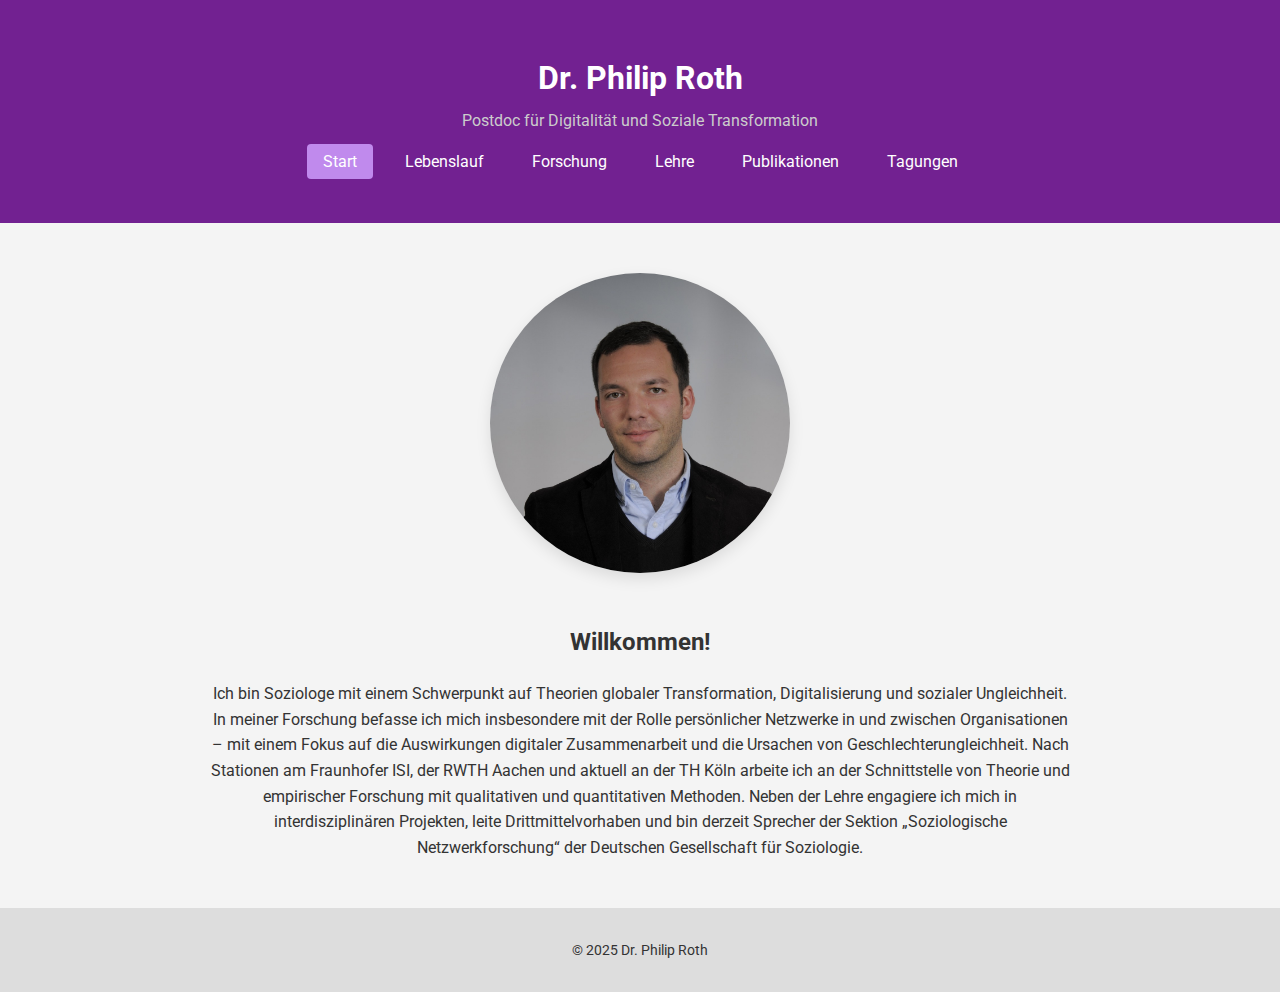
<file: index.html>
<html lang="de">
<head>
  <meta charset="UTF-8" />
  <meta name="viewport" content="width=device-width, initial-scale=1.0"/>
  <title>Dr. Philip Roth – Postdoc für Digitalität und Soziale Transformation</title>
  <link rel="stylesheet" href="style.css" />
  <link href="https://fonts.googleapis.com/css2?family=Roboto:wght@400;700&display=swap" rel="stylesheet">
</head>
<body>
  <header>
    <div class="container">
      <h1>Dr. Philip Roth</h1>
      <p>Postdoc für Digitalität und Soziale Transformation</p>
      <nav>
        <ul>
          <li><a href="index.html" class="active">Start</a></li>
          <li><a href="lebenslauf.html">Lebenslauf</a></li>
          <li><a href="forschung.html">Forschung</a></li>
          <li><a href="lehre.html">Lehre</a></li>
          <li><a href="publikationen.html">Publikationen</a></li>
          <li><a href="tagungen.html">Tagungen</a></li>
        </ul>
      </nav>
    </div>
  </header>
<main class="container">
  <section>
      <div class="image-round">
  <img src="bild(index).jpeg" alt="Philip Roth">
</div>
  </div>

    
    <h2>Willkommen!</h2>
    <p>
      <center>Ich bin Soziologe mit einem Schwerpunkt auf Theorien globaler Transformation, Digitalisierung und sozialer Ungleichheit. In meiner Forschung befasse ich mich insbesondere mit der Rolle persönlicher Netzwerke in und zwischen Organisationen – mit einem Fokus auf die Auswirkungen digitaler Zusammenarbeit und die Ursachen von Geschlechterungleichheit. Nach Stationen am Fraunhofer ISI, der RWTH Aachen und aktuell an der TH Köln arbeite ich an der Schnittstelle von Theorie und empirischer Forschung mit qualitativen und quantitativen Methoden. Neben der Lehre engagiere ich mich in interdisziplinären Projekten, leite Drittmittelvorhaben und bin derzeit Sprecher der Sektion „Soziologische Netzwerkforschung“ der Deutschen Gesellschaft für Soziologie.</center>
    </p>
  </section>
</main>

  <footer>
    <div class="container">
      <p>© 2025 Dr. Philip Roth</p>
    </div>
  </footer>
</body>
</html>
</file>
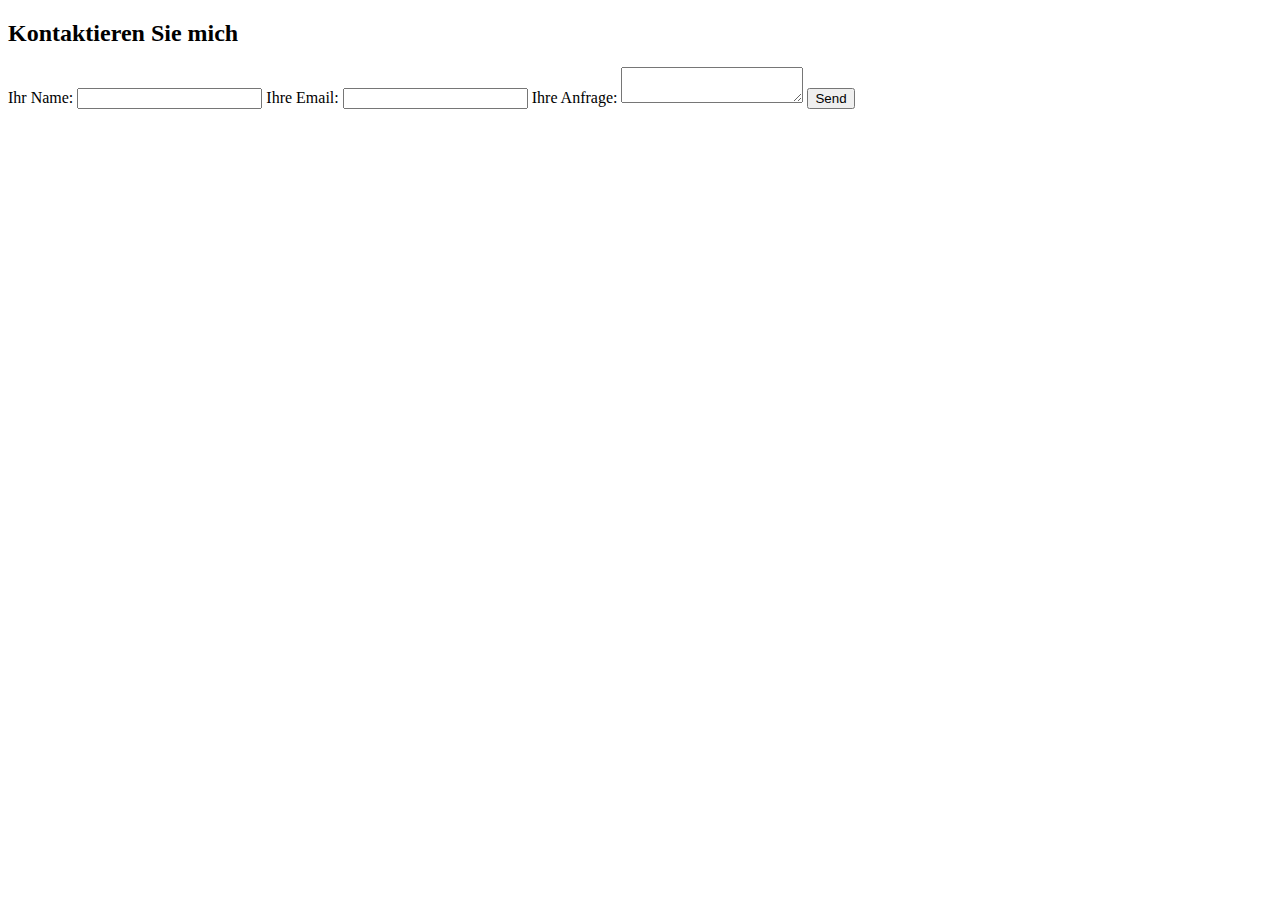
<file: contact.html>
<!DOCTYPE html>
<html lang="en">
<head>
  <meta charset="UTF-8">
  <title>Kontakt</title>
</head>
<body>
  <h2>Kontaktieren Sie mich</h2>
  <form method="POST" action="send_mail.php">
    <label for="name">Ihr Name:</label>
    <input type="text" id="name" name="name" required>

    <label for="email">Ihre Email:</label>
    <input type="email" id="email" name="email" required>

    <label for="message">Ihre Anfrage:</label>
    <textarea id="message" name="message" required></textarea>

    <button type="submit">Send</button>
  </form>
</body>
</html>
</file>
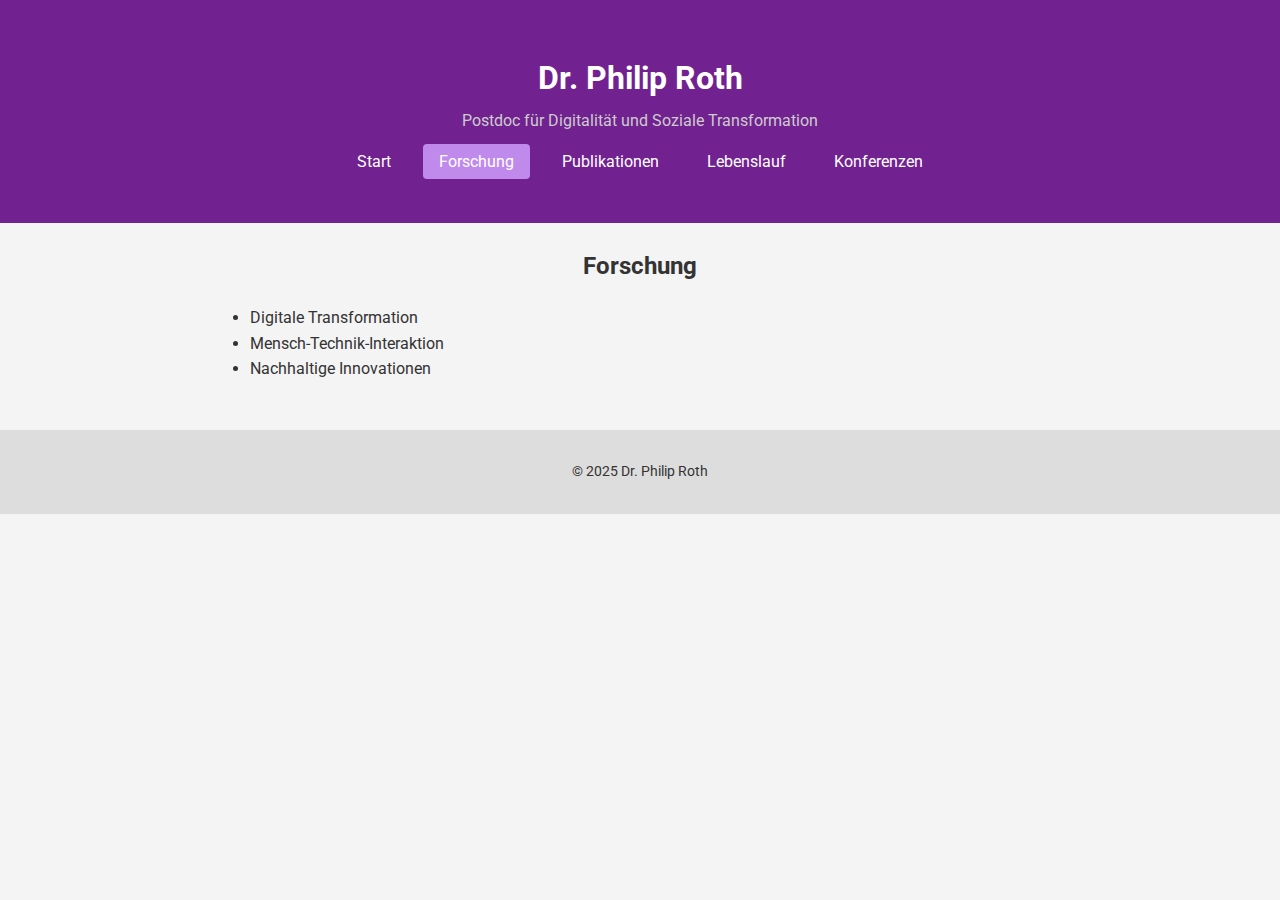
<file: Forschung.html>
<!DOCTYPE html>
<html lang="de">
<head>
  <meta charset="UTF-8" />
  <meta name="viewport" content="width=device-width, initial-scale=1.0"/>
  <title>Forschung – Dr. Philip Roth</title>
  <link rel="stylesheet" href="style.css" />
  <link href="https://fonts.googleapis.com/css2?family=Roboto:wght@400;700&display=swap" rel="stylesheet">
</head>
<body>
  <header>
    <div class="container">
      <h1>Dr. Philip Roth</h1>
      <p>Postdoc für Digitalität und Soziale Transformation</p>
      <nav>
        <ul>
          <li><a href="index.html">Start</a></li>
          <li><a href="forschung.html" class="active">Forschung</a></li>
          <li><a href="publikationen.html">Publikationen</a></li>
          <li><a href="lebenslauf.html">Lebenslauf</a></li>
          <li><a href="konferenzen.html">Konferenzen</a></li>
        </ul>
      </nav>
    </div>
  </header>
  <main class="container">
    <section>
      <h2>Forschung</h2>
      <ul>
        <li>Digitale Transformation</li>
        <li>Mensch-Technik-Interaktion</li>
        <li>Nachhaltige Innovationen</li>
      </ul>
    </section>
  </main>
  <footer>
    <div class="container">
      <p>© 2025 Dr. Philip Roth</p>
    </div>
  </footer>
</body>
</html>
</file>
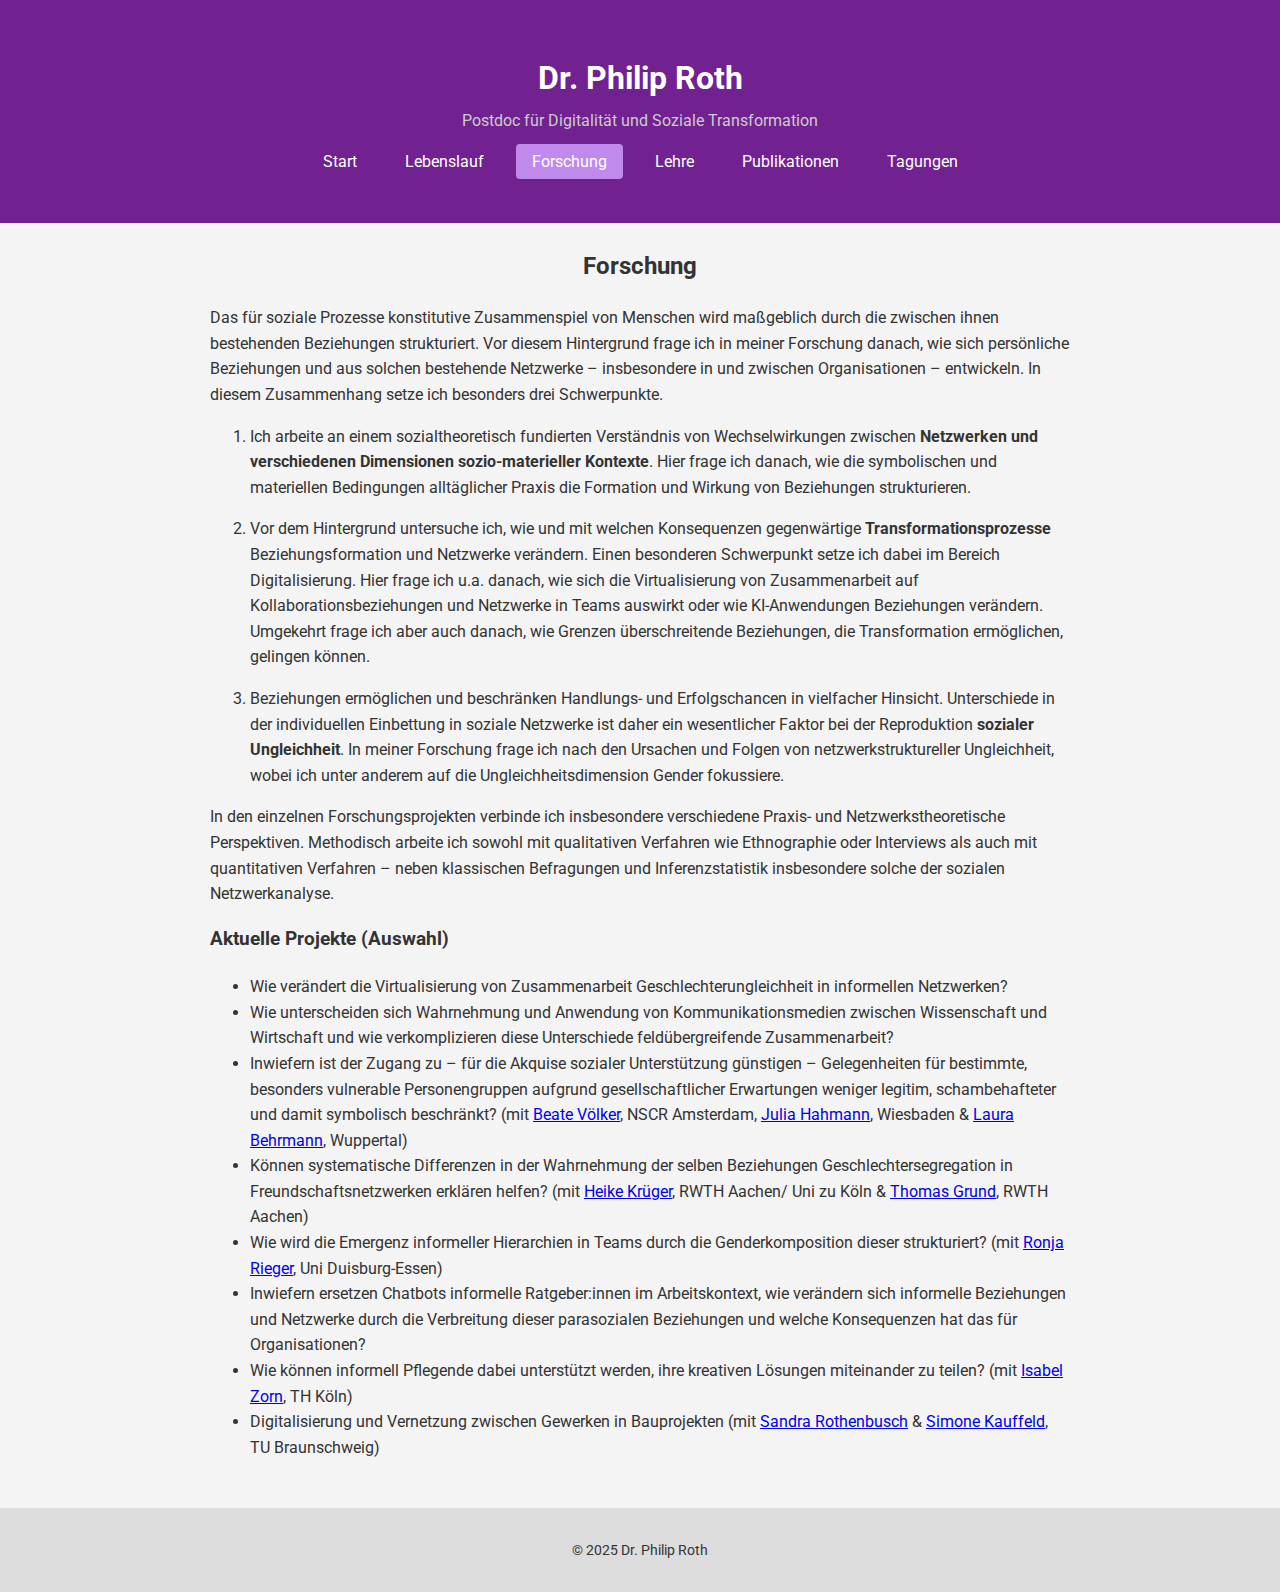
<file: forschung.html>
<!DOCTYPE html>
<html lang="de">
<head>
  <meta charset="UTF-8" />
  <meta name="viewport" content="width=device-width, initial-scale=1.0"/>
  <title>Forschung – Dr. Philip Roth</title>
  <link rel="stylesheet" href="style.css" />
  <link href="https://fonts.googleapis.com/css2?family=Roboto:wght@400;700&display=swap" rel="stylesheet">
</head>
<body>
  <header>
    <div class="container">
      <h1>Dr. Philip Roth</h1>
      <p>Postdoc für Digitalität und Soziale Transformation</p>
      <nav>
        <ul>
          <li><a href="index.html">Start</a></li>
          <li><a href="lebenslauf.html">Lebenslauf</a></li>
          <li><a href="forschung.html" class="active">Forschung</a></li>
          <li><a href="lehre.html">Lehre</a></li>
          <li><a href="publikationen.html">Publikationen</a></li>
          <li><a href="tagungen.html">Tagungen</a></li>
        </ul>
      </nav>
    </div>
  </header>

  <main class="container">
    <section>


      <h2>Forschung</h2>
      

       <p>Das für soziale Prozesse konstitutive Zusammenspiel von Menschen wird maßgeblich durch die zwischen ihnen bestehenden Beziehungen strukturiert. Vor diesem Hintergrund frage ich in meiner Forschung danach, wie sich persönliche Beziehungen und aus solchen bestehende Netzwerke – insbesondere in und zwischen Organisationen – entwickeln. In diesem Zusammenhang setze ich besonders drei Schwerpunkte.</p>

       <ol>
       <li><p>Ich arbeite an einem sozialtheoretisch fundierten Verständnis von Wechselwirkungen zwischen <strong>Netzwerken und verschiedenen Dimensionen sozio-materieller Kontexte</strong>. Hier frage ich danach, wie die symbolischen und materiellen Bedingungen alltäglicher Praxis die Formation und Wirkung von Beziehungen strukturieren.</p></li>

       <li><p>Vor dem Hintergrund untersuche ich, wie und mit welchen Konsequenzen gegenwärtige <strong>Transformationsprozesse</strong> Beziehungsformation und Netzwerke verändern. Einen besonderen Schwerpunkt setze ich dabei im Bereich Digitalisierung. Hier frage ich u.a. danach, wie sich die Virtualisierung von Zusammenarbeit auf Kollaborationsbeziehungen und Netzwerke in Teams auswirkt oder wie KI-Anwendungen Beziehungen verändern. Umgekehrt frage ich aber auch danach, wie Grenzen überschreitende Beziehungen, die Transformation ermöglichen, gelingen können.</p></li>

       <li><p>Beziehungen ermöglichen und beschränken Handlungs- und Erfolgschancen in vielfacher Hinsicht. Unterschiede in der individuellen Einbettung in soziale Netzwerke ist daher ein wesentlicher Faktor bei der Reproduktion <strong>sozialer Ungleichheit</strong>. In meiner Forschung frage ich nach den Ursachen und Folgen von netzwerkstruktureller Ungleichheit, wobei ich unter anderem auf die Ungleichheitsdimension Gender fokussiere.</p></li>
       </ol>

       <p>In den einzelnen Forschungsprojekten verbinde ich insbesondere verschiedene Praxis- und Netzwerkstheoretische Perspektiven. Methodisch arbeite ich sowohl mit qualitativen Verfahren wie Ethnographie oder Interviews als auch mit quantitativen Verfahren – neben klassischen Befragungen und Inferenzstatistik insbesondere solche der sozialen Netzwerkanalyse.</p>

      <h3>Aktuelle Projekte (Auswahl)</h3>
      <ul>
        <li>Wie verändert die Virtualisierung von Zusammenarbeit Geschlechterungleichheit in informellen Netzwerken?</li>
        <li>Wie unterscheiden sich Wahrnehmung und Anwendung von Kommunikationsmedien zwischen Wissenschaft und Wirtschaft und wie verkomplizieren diese Unterschiede feldübergreifende Zusammenarbeit?</li>
        <li>Inwiefern ist der Zugang zu – für die Akquise sozialer Unterstützung günstigen – Gelegenheiten für bestimmte, besonders vulnerable Personengruppen aufgrund gesellschaftlicher Erwartungen weniger legitim, schambehafteter und damit symbolisch beschränkt? (mit <a href="https://beatevolker.nl/" target="_blank" rel="noopener">Beate Völker</a>, NSCR Amsterdam, <a href="https://www.hs-rm.de/personen-detailseite/julia-hahmann" target="_blank" rel="noopener">Julia Hahmann</a>, Wiesbaden & <a href="https://www.polsoz.uni-wuppertal.de/de/team/ansicht/behrmann/" target="_blank" rel="noopener">Laura Behrmann</a>, Wuppertal)</li>
        <li>Können systematische Differenzen in der Wahrnehmung der selben Beziehungen Geschlechtersegregation in Freundschaftsnetzwerken erklären helfen? (mit <a href="https://www.soziologie.rwth-aachen.de/cms/soziologie/die-organisationseinheit/lehr-und-forschungseinheiten/methoden/~ygfbw/heike-krueger/?allou=1" target="_blank" rel="noopener">Heike Krüger</a>, RWTH Aachen/ Uni zu Köln & <a href="https://www.soziologie.rwth-aachen.de/cms/soziologie/die-organisationseinheit/lehr-und-forschungseinheiten/methoden/~ukyad/prof-dr-thomas-grund/?allou=1" target="_blank" rel="noopener">Thomas Grund</a>, RWTH Aachen)</li>
        <li>Wie wird die Emergenz informeller Hierarchien in Teams durch die Genderkomposition dieser strukturiert? (mit <a href="https://www.ris.uni-due.de/ueber-uns/personen/detailansicht/ronja-rieger/" target="_blank" rel="noopener">Ronja Rieger</a>, Uni Duisburg-Essen)</li>
        <li>Inwiefern ersetzen Chatbots informelle Ratgeber:innen im Arbeitskontext, wie verändern sich informelle Beziehungen und Netzwerke durch die Verbreitung dieser parasozialen Beziehungen und welche Konsequenzen hat das für Organisationen?</li>
        <li>Wie können informell Pflegende dabei unterstützt werden, ihre kreativen Lösungen miteinander zu teilen? (mit <a href="https://www.th-koeln.de/personen/isabel.zorn/" target="_blank" rel="noopener">Isabel Zorn</a>, TH Köln)</li>
        <li>Digitalisierung und Vernetzung zwischen Gewerken in Bauprojekten (mit <a href="https://www.tu-braunschweig.de/psychologie/aos/mitarbeiterinnen/rothenbusch" target="_blank" rel="noopener">Sandra Rothenbusch</a> & <a href="https://www.tu-braunschweig.de/psychologie/aos/mitarbeiterinnen/kauffeld" target="_blank" rel="noopener">Simone Kauffeld</a>, TU Braunschweig)</li>
      </ul>
    
      
    </section>
  </main>

  <footer>
    <div class="container">
      <p>© 2025 Dr. Philip Roth</p>
    </div>
  </footer>
</body>
</html>
</file>
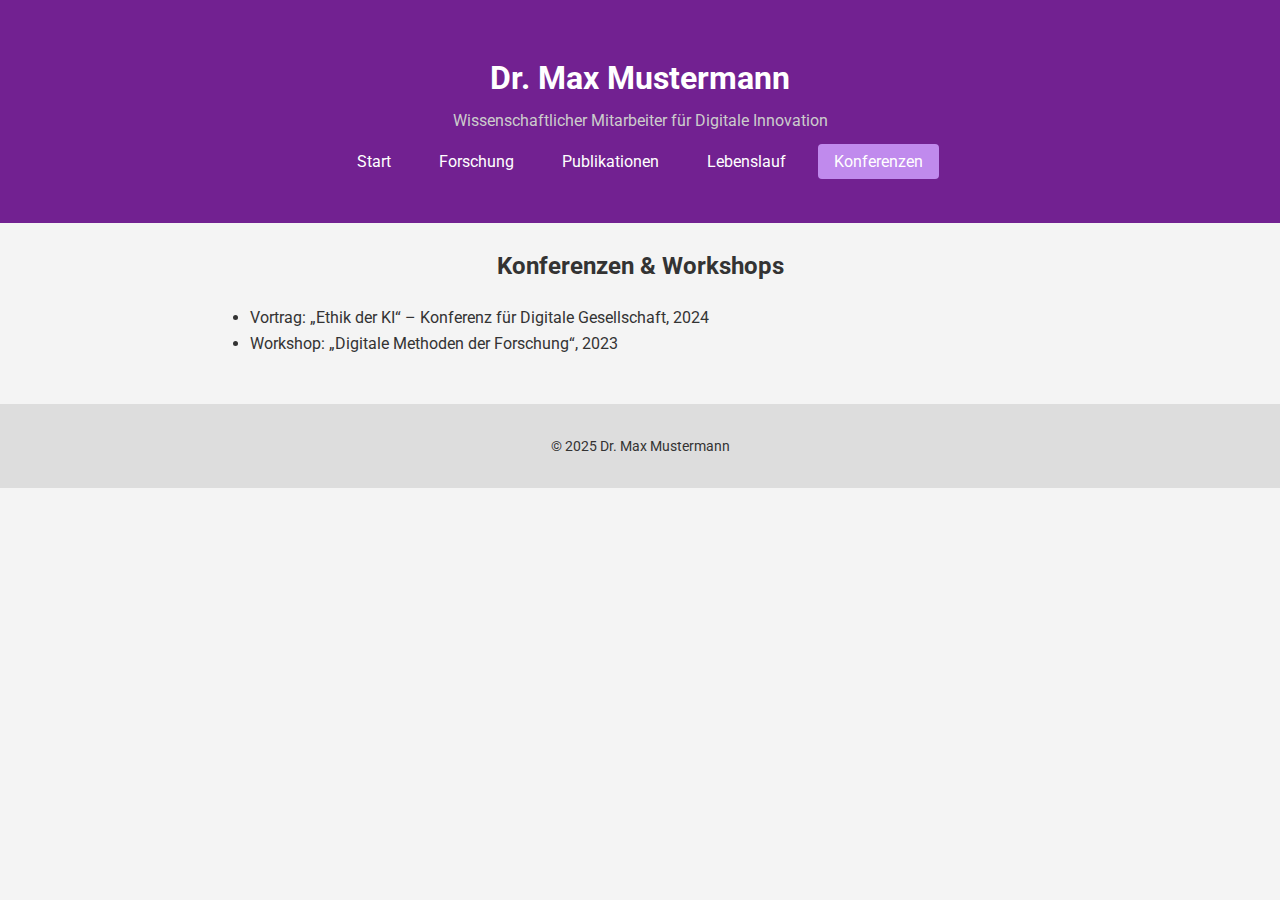
<file: Konferenzen.html>
<html lang="de">
<head>
  <meta charset="UTF-8" />
  <meta name="viewport" content="width=device-width, initial-scale=1.0"/>
  <title>Konferenzen – Dr. Max Mustermann</title>
  <link rel="stylesheet" href="style.css" />
  <link href="https://fonts.googleapis.com/css2?family=Roboto:wght@400;700&display=swap" rel="stylesheet">
</head>
<body>
  <header>
    <div class="container">
      <h1>Dr. Max Mustermann</h1>
      <p>Wissenschaftlicher Mitarbeiter für Digitale Innovation</p>
      <nav>
        <ul>
          <li><a href="index.html">Start</a></li>
          <li><a href="forschung.html">Forschung</a></li>
          <li><a href="publikationen.html">Publikationen</a></li>
          <li><a href="lebenslauf.html">Lebenslauf</a></li>
          <li><a href="konferenzen.html" class="active">Konferenzen</a></li>
        </ul>
      </nav>
    </div>
  </header>
  <main class="container">
    <h2>Konferenzen & Workshops</h2>
    <ul>
      <li>Vortrag: „Ethik der KI“ – Konferenz für Digitale Gesellschaft, 2024</li>
      <li>Workshop: „Digitale Methoden der Forschung“, 2023</li>
    </ul>
  </main>
  <footer>
    <div class="container">
      <p>© 2025 Dr. Max Mustermann</p>
    </div>
  </footer>
</body>
</html>
</file>
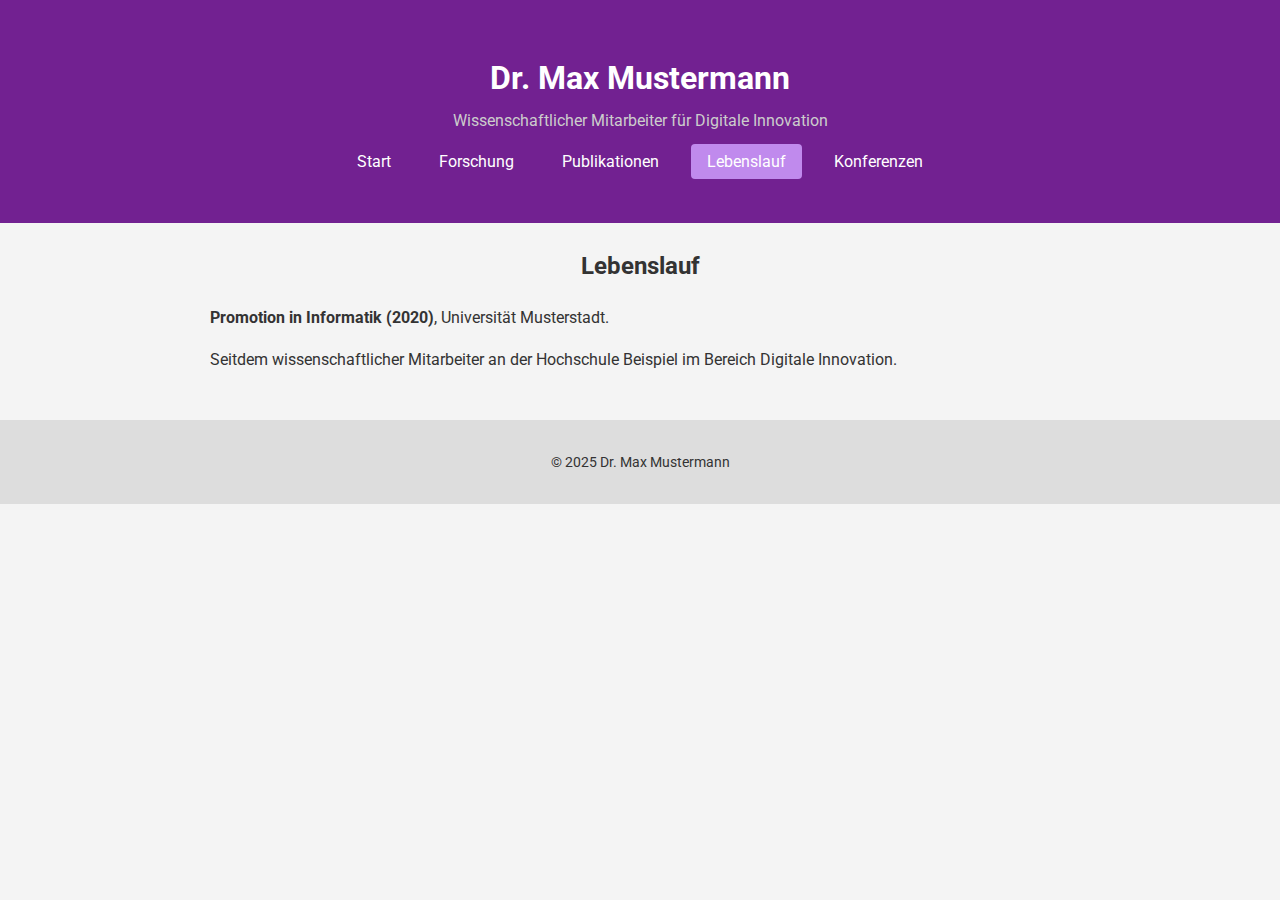
<file: Lebenslauf.html>
<html lang="de">
<head>
  <meta charset="UTF-8" />
  <meta name="viewport" content="width=device-width, initial-scale=1.0"/>
  <title>Lebenslauf – Dr. Max Mustermann</title>
  <link rel="stylesheet" href="style.css" />
  <link href="https://fonts.googleapis.com/css2?family=Roboto:wght@400;700&display=swap" rel="stylesheet">
</head>
<body>
  <header>
    <div class="container">
      <h1>Dr. Max Mustermann</h1>
      <p>Wissenschaftlicher Mitarbeiter für Digitale Innovation</p>
      <nav>
        <ul>
          <li><a href="index.html">Start</a></li>
          <li><a href="forschung.html">Forschung</a></li>
          <li><a href="publikationen.html">Publikationen</a></li>
          <li><a href="lebenslauf.html" class="active">Lebenslauf</a></li>
          <li><a href="konferenzen.html">Konferenzen</a></li>
        </ul>
      </nav>
    </div>
  </header>
  <main class="container">
    <h2>Lebenslauf</h2>
    <p><strong>Promotion in Informatik (2020)</strong>, Universität Musterstadt.</p>
    <p>Seitdem wissenschaftlicher Mitarbeiter an der Hochschule Beispiel im Bereich Digitale Innovation.</p>
  </main>
  <footer>
    <div class="container">
      <p>© 2025 Dr. Max Mustermann</p>
    </div>
  </footer>
</body>
</html>
</file>
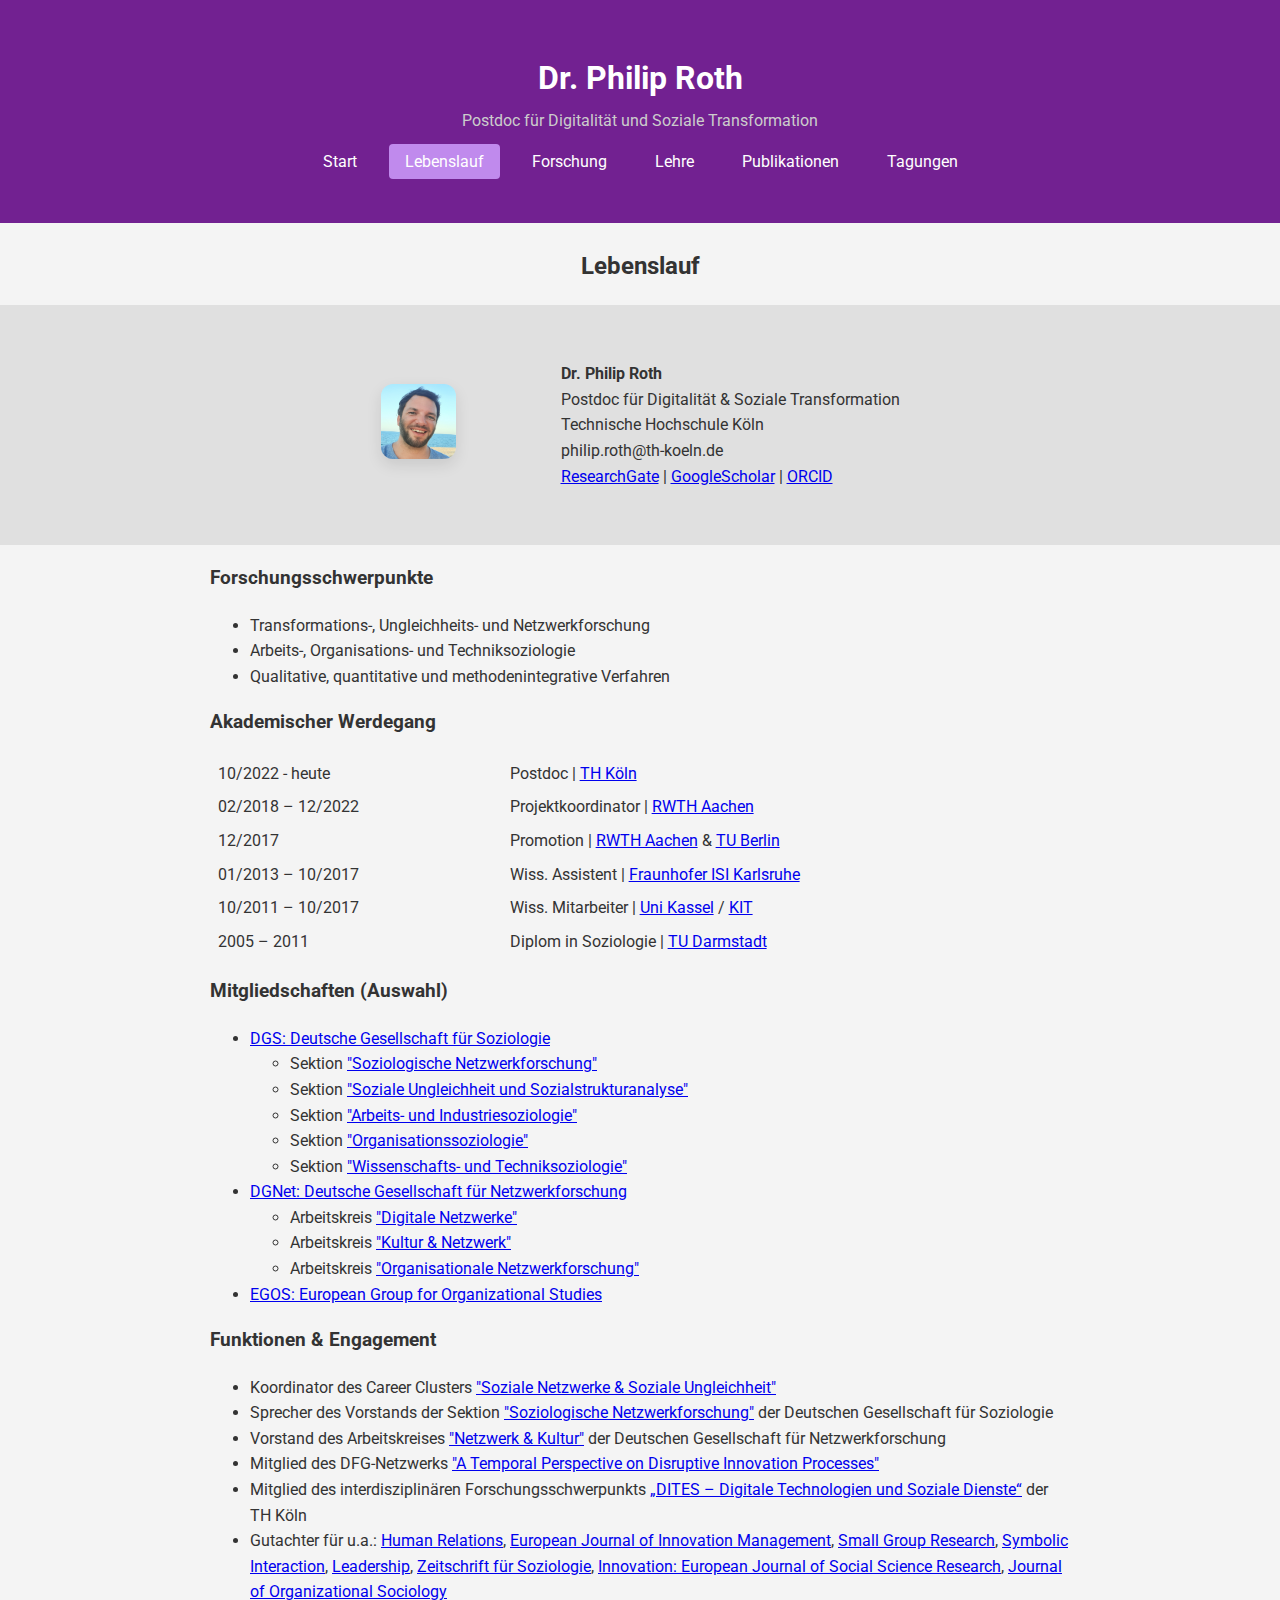
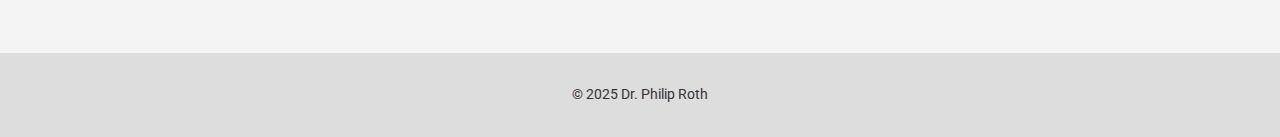
<file: lebenslauf.html>
<!DOCTYPE html>
<html lang="de">
<head>
  <meta charset="UTF-8" />
  <meta name="viewport" content="width=device-width, initial-scale=1.0"/>
  <title>Lebenslauf – Dr. Philip Roth</title>
  <link href="https://fonts.googleapis.com/css2?family=Roboto:wght@400;700&display=swap" rel="stylesheet">
<head>
  <meta charset="UTF-8" />
  <meta name="viewport" content="width=device-width, initial-scale=1.0"/>
  <title>Lebenslauf – Dr. Philip Roth</title>
  <link rel="stylesheet" href="style.css" />
  <link href="https://fonts.googleapis.com/css2?family=Roboto:wght@400;700&display=swap" rel="stylesheet">
</head>

</head>
<body>
  <header>
    <div class="container">
      <h1>Dr. Philip Roth</h1>
      <p>Postdoc für Digitalität und Soziale Transformation</p>
      <nav>
        <ul>
          <li><a href="index.html">Start</a></li>
          <li><a href="lebenslauf.html" class="active">Lebenslauf</a></li>
          <li><a href="forschung.html">Forschung</a></li>
          <li><a href="lehre.html">Lehre</a></li>
          <li><a href="publikationen.html">Publikationen</a></li>
          <li><a href="tagungen.html">Tagungen</a></li>
        </ul>
      </nav>
    </div>
  </header>

  <main class="container">
    <h2>Lebenslauf</h2>
  </main>

  <!-- Grauer Abschnitt mit Bild und Text -->
  <section class="profil-wrapper">
    <div class="profil-inner">
      <div class="profil-bild">
        <img src="bild(lebenslauf).jpg" alt="Dr. Philip Roth">
      </div>
      <div class="profil-text">
        <p><strong>Dr. Philip Roth</strong><br />
        Postdoc für Digitalität & Soziale Transformation<br />
        Technische Hochschule Köln<br />
        philip.roth@th-koeln.de<br />
        <a href="https://www.researchgate.net/profile/Philip-Roth-6" target="_blank" rel="noopener">ResearchGate</a> |
        <a href="https://scholar.google.de/citations?hl=de&user=1l8rhTQAAAAJ" target="_blank" rel="noopener">GoogleScholar</a> | 
        <a href="https://orcid.org/0000-0001-6260-2558" target="_blank" rel="noopener">ORCID</a></p>
     </div>
    </div>
  </section>

  <main class="container">
  
    <h3>Forschungsschwerpunkte</h3>
    <ul>
      <li>Transformations-, Ungleichheits- und Netzwerkforschung</li>
      <li>Arbeits-, Organisations- und Techniksoziologie</li>
      <li>Qualitative, quantitative und methodenintegrative Verfahren</li>
    </ul>

    <h3>Akademischer Werdegang</h3>
<table style="width:100%; border-collapse: collapse;">
  <tbody>
    <tr>
      <td style="padding: 4px 8px; vertical-align: top;">10/2022 - heute</td>
      <td style="padding: 4px 8px;">Postdoc | <a href="https://www.th-koeln.de/personen/philip.roth/" target="_blank" rel="noopener">TH Köln</a></td>
    </tr>
    <tr>
      <td style="padding: 4px 8px; vertical-align: top;">02/2018 – 12/2022</td>
      <td style="padding: 4px 8px;">Projektkoordinator | <a href="https://www.soziologie.rwth-aachen.de/cms/soziologie/die-organisationseinheit/lehr-und-forschungseinheiten/~ngby/technik-und-organisation/" target="_blank" rel="noopener">RWTH Aachen</a></td>
    </tr>
    <tr>
      <td style="padding: 4px 8px; vertical-align: top;">12/2017</td>
      <td style="padding: 4px 8px;">Promotion | <a href="https://www.soziologie.rwth-aachen.de/cms/soziologie/die-organisationseinheit/lehr-und-forschungseinheiten/~ngby/technik-und-organisation/" target="_blank" rel="noopener">RWTH Aachen</a> & <a href="https://www.tu.berlin/tis" target="_blank" rel="noopener">TU Berlin</a></td>
    </tr>
    <tr>
      <td style="padding: 4px 8px; vertical-align: top;">01/2013 – 10/2017</td>
      <td style="padding: 4px 8px;">Wiss. Assistent | <a href="https://www.isi.fraunhofer.de/" target="_blank" rel="noopener">Fraunhofer ISI Karlsruhe</a></td>
    </tr>
    <tr>
      <td style="padding: 4px 8px; vertical-align: top;">10/2011 – 10/2017</td>
      <td style="padding: 4px 8px;">Wiss. Mitarbeiter | <a href="https://www.uni-kassel.de/fb01/" target="_blank" rel="noopener">Uni Kassel</a> / <a href="https://itm.entechnon.kit.edu/index.php" target="_blank" rel="noopener">KIT</a></td>
</td>
    </tr>
    <tr>
      <td style="padding: 4px 8px; vertical-align: top;">2005 – 2011</td>
      <td style="padding: 4px 8px;">Diplom in Soziologie | <a href="https://www.ifs.tu-darmstadt.de/institut_ifs/index.de.jsp" target="_blank" rel="noopener">TU Darmstadt</a></td>
    </tr>
  </tbody>
</table>

    <h3>Mitgliedschaften (Auswahl)</h3>
    <ul>
      <li><a href="https://soziologie.de/sektionen/wissenschafts-und-technikforschung/aktuell" target="_blank" rel="noopener">DGS: Deutsche Gesellschaft für Soziologie </a></li>
      <ul>
        <li>Sektion <a href="https://soziologie.de/sektionen/soziologische-netzwerkforschung/portrait" target="_blank" rel="noopener">"Soziologische Netzwerkforschung"</a></li>
        <li>Sektion <a href="https://soziale-ungleichheit.de/" target="_blank" rel="noopener">"Soziale Ungleichheit und Sozialstrukturanalyse"</a></li>
        <li>Sektion <a href="https://www.arbsoz.de/" target="_blank" rel="noopener">"Arbeits- und Industriesoziologie"</a></li>
        <li>Sektion <a href="https://organisations-soziologie.de/" target="_blank" rel="noopener">"Organisationssoziologie"</a></li>
        <li>Sektion <a href="https://soziologie.de/sektionen/wissenschafts-und-technikforschung/aktuell" target="_blank" rel="noopener">"Wissenschafts- und Techniksoziologie"</a></li>
      </ul>
      <li><a href="https://www.netzwerkforschung.org/arbeitskreise" target="_blank" rel="noopener">DGNet: Deutsche Gesellschaft für Netzwerkforschung</a></li>
      <ul>
        <li>Arbeitskreis <a href="https://www.netzwerkforschung.org/arbeitskreise" target="_blank" rel="noopener">"Digitale Netzwerke"</a></li>
        <li>Arbeitskreis <a href="https://www.netzwerkforschung.org/arbeitskreise" target="_blank" rel="noopener">"Kultur & Netzwerk"</a></li>
        <li>Arbeitskreis <a href="https://www.netzwerkforschung.org/arbeitskreise" target="_blank" rel="noopener">"Organisationale Netzwerkforschung"</a></li>
      </ul>
      <li><a href="https://www.egos.org/" target="_blank" rel="noopener">EGOS: European Group for Organizational Studies</a></li>
    </ul>
    
    <h3>Funktionen & Engagement</h3>
    <ul>
      <li>Koordinator des Career Clusters <a href="https://www.th-koeln.de/hochschule/career-cluster_102799.php" target="_blank" rel="noopener">"Soziale Netzwerke & Soziale Ungleichheit"</a></li>
      <li>Sprecher des Vorstands der Sektion <a href="https://soziologie.de/sektionen/soziologische-netzwerkforschung/portrait" target="_blank" rel="noopener">"Soziologische Netzwerkforschung"</a> der Deutschen Gesellschaft für Soziologie</li>
      <li>Vorstand des Arbeitskreises  <a href="https://www.netzwerkforschung.org/arbeitskreise" target="_blank" rel="noopener">"Netzwerk & Kultur"</a> der Deutschen Gesellschaft für Netzwerkforschung </li>
      <li>Mitglied des DFG-Netzwerks <a href="https://temporality.org/" target="_blank" rel="noopener">"A Temporal Perspective on Disruptive Innovation Processes"</a> </li>
     <!--<li>Research Fellow <a href="https://nscr.nl/en/research-area/" target="_blank" rel="noopener">NSCR Amsterdam</a></li>-->
      <li>Mitglied des interdisziplinären Forschungsschwerpunkts <a href="https://www.th-koeln.de/forschung/dites_98442.php" target="_blank" rel="noopener">„DITES – Digitale Technologien und Soziale Dienste“</a> der TH Köln </li>
      <li>Gutachter für u.a.: <a href="https://journals.sagepub.com/home/HUM" target="_blank" rel="noopener">Human Relations</a>, <a href="https://www.emerald.com/insight/publication/issn/1460-1060" target="_blank" rel="noopener">European Journal of Innovation Management</a>, <a href="https://journals.sagepub.com/home/sgr" target="_blank" rel="noopener">Small Group Research</a>, <a href="https://onlinelibrary.wiley.com/journal/15338665" target="_blank" rel="noopener">Symbolic Interaction</a>, <a href="https://journals.sagepub.com/home/lea" target="_blank" rel="noopener">Leadership</a>, <a href="https://www.degruyterbrill.com/journal/key/zfsoz/html?lang=de&srsltid=AfmBOoqiwM0sRTdVuVEHBLZb004fcBZz4ixXf9dRlBURHRMkWD3AQBEs" target="_blank" rel="noopener">Zeitschrift für Soziologie</a>, <a href="https://www.tandfonline.com/journals/ciej20" target="_blank" rel="noopener">Innovation: European Journal of Social Science Research</a>, <a href="https://www.degruyterbrill.com/journal/key/joso/html?lang=de&srsltid=AfmBOooJP6nnWIhVY7P9vJ7g_lFpWAKU2WYDZFIzxze2pnRpCLE29SEc" target="_blank" rel="noopener">Journal of Organizational Sociology</a> </li>
    </ul>
  </main>
  <footer>
    <div class="container">
      <p>© 2025 Dr. Philip Roth</p>
    </div>
  </footer>
</body>
</html>
</file>
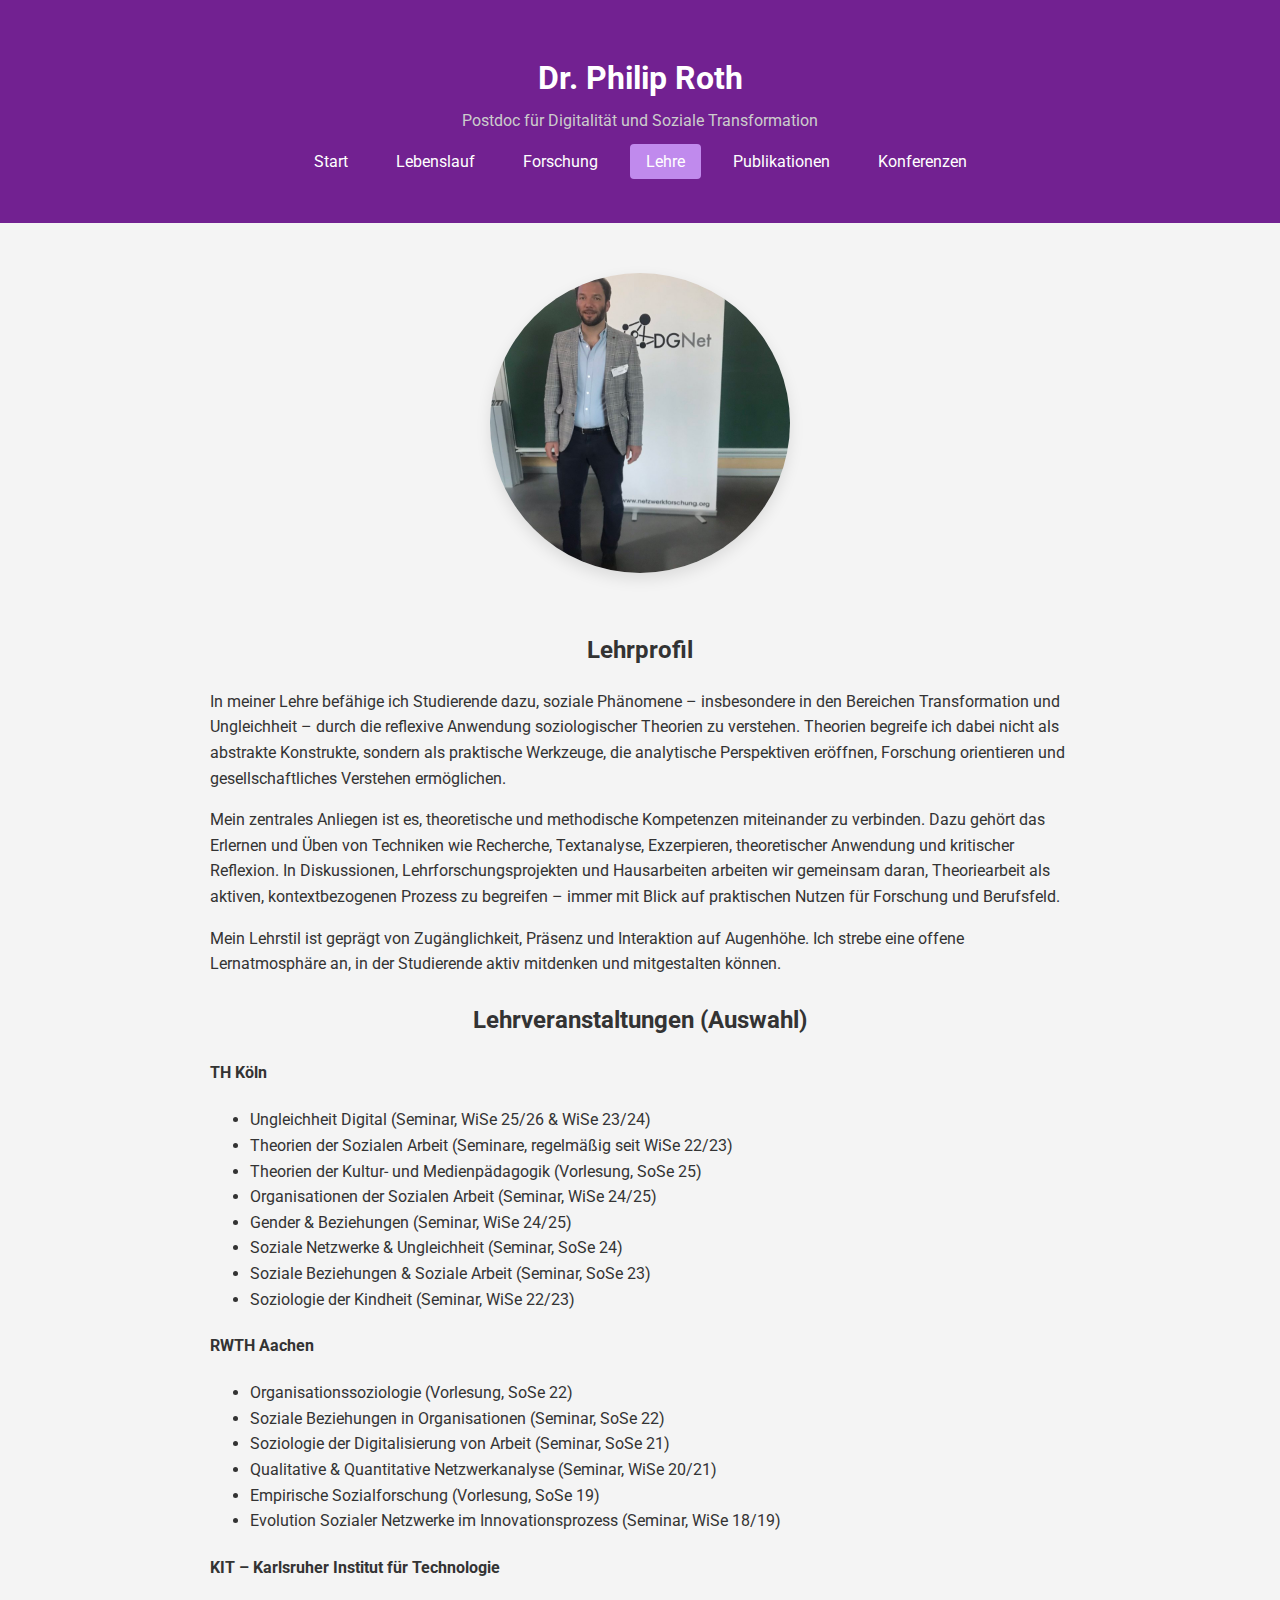
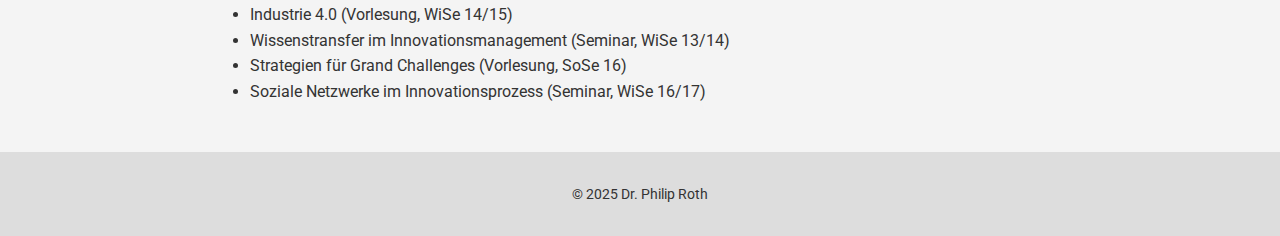
<file: lehre.html>
<!DOCTYPE html>
<html lang="de">
<head>
  <meta charset="UTF-8" />
  <meta name="viewport" content="width=device-width, initial-scale=1.0"/>
  <title>Lehre – Dr. Philip Roth</title>
  <link rel="stylesheet" href="style.css" />
  <link href="https://fonts.googleapis.com/css2?family=Roboto:wght@400;700&display=swap" rel="stylesheet">
</head>
<body>
  <header>
    <div class="container">
      <h1>Dr. Philip Roth</h1>
      <p>Postdoc für Digitalität und Soziale Transformation</p>
      <nav>
        <ul>
          <li><a href="index.html">Start</a></li>
          <li><a href="lebenslauf.html">Lebenslauf</a></li>
          <li><a href="forschung.html">Forschung</a></li>
          <li><a href="lehre.html" class="active">Lehre</a></li>
          <li><a href="publikationen.html">Publikationen</a></li>
          <li><a href="konferenzen.html">Konferenzen</a></li>
        </ul>
      </nav>
    </div>
  </header>
  
  <main class="container">
    <div class="image-round">
  <img src="bild(1).jpg" alt="Lehre">
</div>

    <section>
      <h2>Lehrprofil</h2>
      <p>In meiner Lehre befähige ich Studierende dazu, soziale Phänomene – insbesondere in den Bereichen Transformation und Ungleichheit – durch die reflexive Anwendung soziologischer Theorien zu verstehen. Theorien begreife ich dabei nicht als abstrakte Konstrukte, sondern als praktische Werkzeuge, die analytische Perspektiven eröffnen, Forschung orientieren und gesellschaftliches Verstehen ermöglichen.</p>

      <p>Mein zentrales Anliegen ist es, theoretische und methodische Kompetenzen miteinander zu verbinden. Dazu gehört das Erlernen und Üben von Techniken wie Recherche, Textanalyse, Exzerpieren, theoretischer Anwendung und kritischer Reflexion. In Diskussionen, Lehrforschungsprojekten und Hausarbeiten arbeiten wir gemeinsam daran, Theoriearbeit als aktiven, kontextbezogenen Prozess zu begreifen – immer mit Blick auf praktischen Nutzen für Forschung und Berufsfeld.</p>

      <p>Mein Lehrstil ist geprägt von Zugänglichkeit, Präsenz und Interaktion auf Augenhöhe. Ich strebe eine offene Lernatmosphäre an, in der Studierende aktiv mitdenken und mitgestalten können. </p>


      
      <h2>Lehrveranstaltungen (Auswahl)</h2>

      <h4>TH Köln</h4>
      <ul>
        <li>Ungleichheit Digital (Seminar, WiSe 25/26 & WiSe 23/24)</li>
        <li>Theorien der Sozialen Arbeit (Seminare, regelmäßig seit WiSe 22/23)</li>
        <li>Theorien der Kultur- und Medienpädagogik (Vorlesung, SoSe 25)</li>
        <li>Organisationen der Sozialen Arbeit (Seminar, WiSe 24/25)</li>
        <li>Gender & Beziehungen (Seminar, WiSe 24/25)</li>
        <li>Soziale Netzwerke & Ungleichheit (Seminar, SoSe 24)</li>
        <li>Soziale Beziehungen & Soziale Arbeit (Seminar, SoSe 23)</li>
        <li>Soziologie der Kindheit (Seminar, WiSe 22/23)</li>
      </ul>

      <h4>RWTH Aachen</h4>
      <ul>
        <li>Organisationssoziologie (Vorlesung, SoSe 22)</li>
        <li>Soziale Beziehungen in Organisationen (Seminar, SoSe 22)</li>
        <li>Soziologie der Digitalisierung von Arbeit (Seminar, SoSe 21)</li>
        <li>Qualitative & Quantitative Netzwerkanalyse (Seminar, WiSe 20/21)</li>
        <li>Empirische Sozialforschung (Vorlesung, SoSe 19)</li>
        <li>Evolution Sozialer Netzwerke im Innovationsprozess (Seminar, WiSe 18/19)</li>
      </ul>

      <h4>KIT – Karlsruher Institut für Technologie</h4>
      <ul>
        <li>Industrie 4.0 (Vorlesung, WiSe 14/15)</li>
        <li>Wissenstransfer im Innovationsmanagement (Seminar, WiSe 13/14)</li>
        <li>Strategien für Grand Challenges (Vorlesung, SoSe 16)</li>
        <li>Soziale Netzwerke im Innovationsprozess (Seminar, WiSe 16/17)</li>
      </ul>
    </section>
  </main>
  <footer>
    <div class="container">
      <p>© 2025 Dr. Philip Roth</p>
    </div>
  </footer>
</body>
</html>
</file>
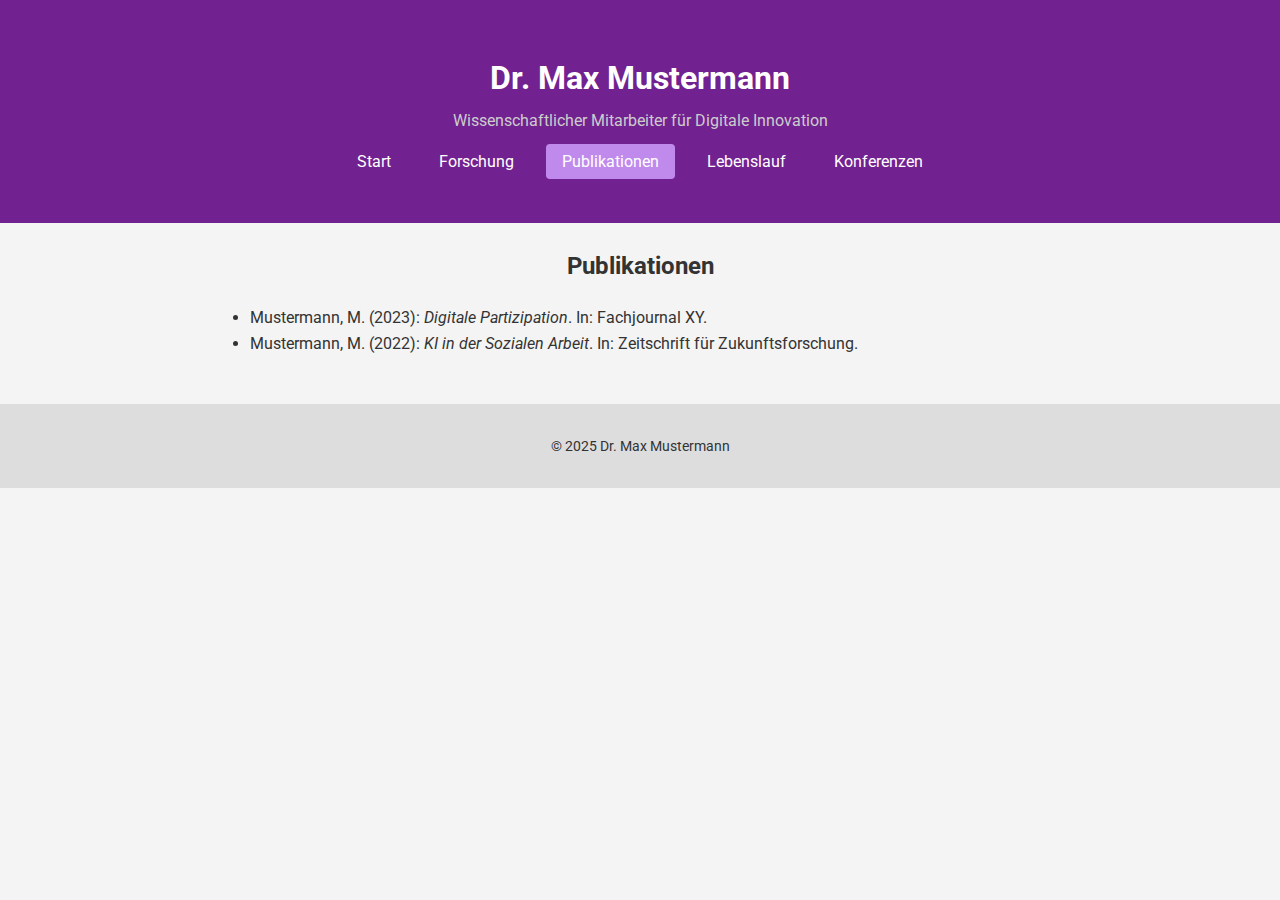
<file: Publikationen.html>
<html lang="de">
<head>
  <meta charset="UTF-8" />
  <meta name="viewport" content="width=device-width, initial-scale=1.0"/>
  <title>Publikationen – Dr. Max Mustermann</title>
  <link rel="stylesheet" href="style.css" />
  <link href="https://fonts.googleapis.com/css2?family=Roboto:wght@400;700&display=swap" rel="stylesheet">
</head>
<body>
  <header>
    <div class="container">
      <h1>Dr. Max Mustermann</h1>
      <p>Wissenschaftlicher Mitarbeiter für Digitale Innovation</p>
      <nav>
        <ul>
          <li><a href="index.html">Start</a></li>
          <li><a href="forschung.html">Forschung</a></li>
          <li><a href="publikationen.html" class="active">Publikationen</a></li>
          <li><a href="lebenslauf.html">Lebenslauf</a></li>
          <li><a href="konferenzen.html">Konferenzen</a></li>
        </ul>
      </nav>
    </div>
  </header>
  <main class="container">
    <h2>Publikationen</h2>
    <ul>
      <li>Mustermann, M. (2023): <em>Digitale Partizipation</em>. In: Fachjournal XY.</li>
      <li>Mustermann, M. (2022): <em>KI in der Sozialen Arbeit</em>. In: Zeitschrift für Zukunftsforschung.</li>
    </ul>
  </main>
  <footer>
    <div class="container">
      <p>© 2025 Dr. Max Mustermann</p>
    </div>
  </footer>
</body>
</html>
</file>
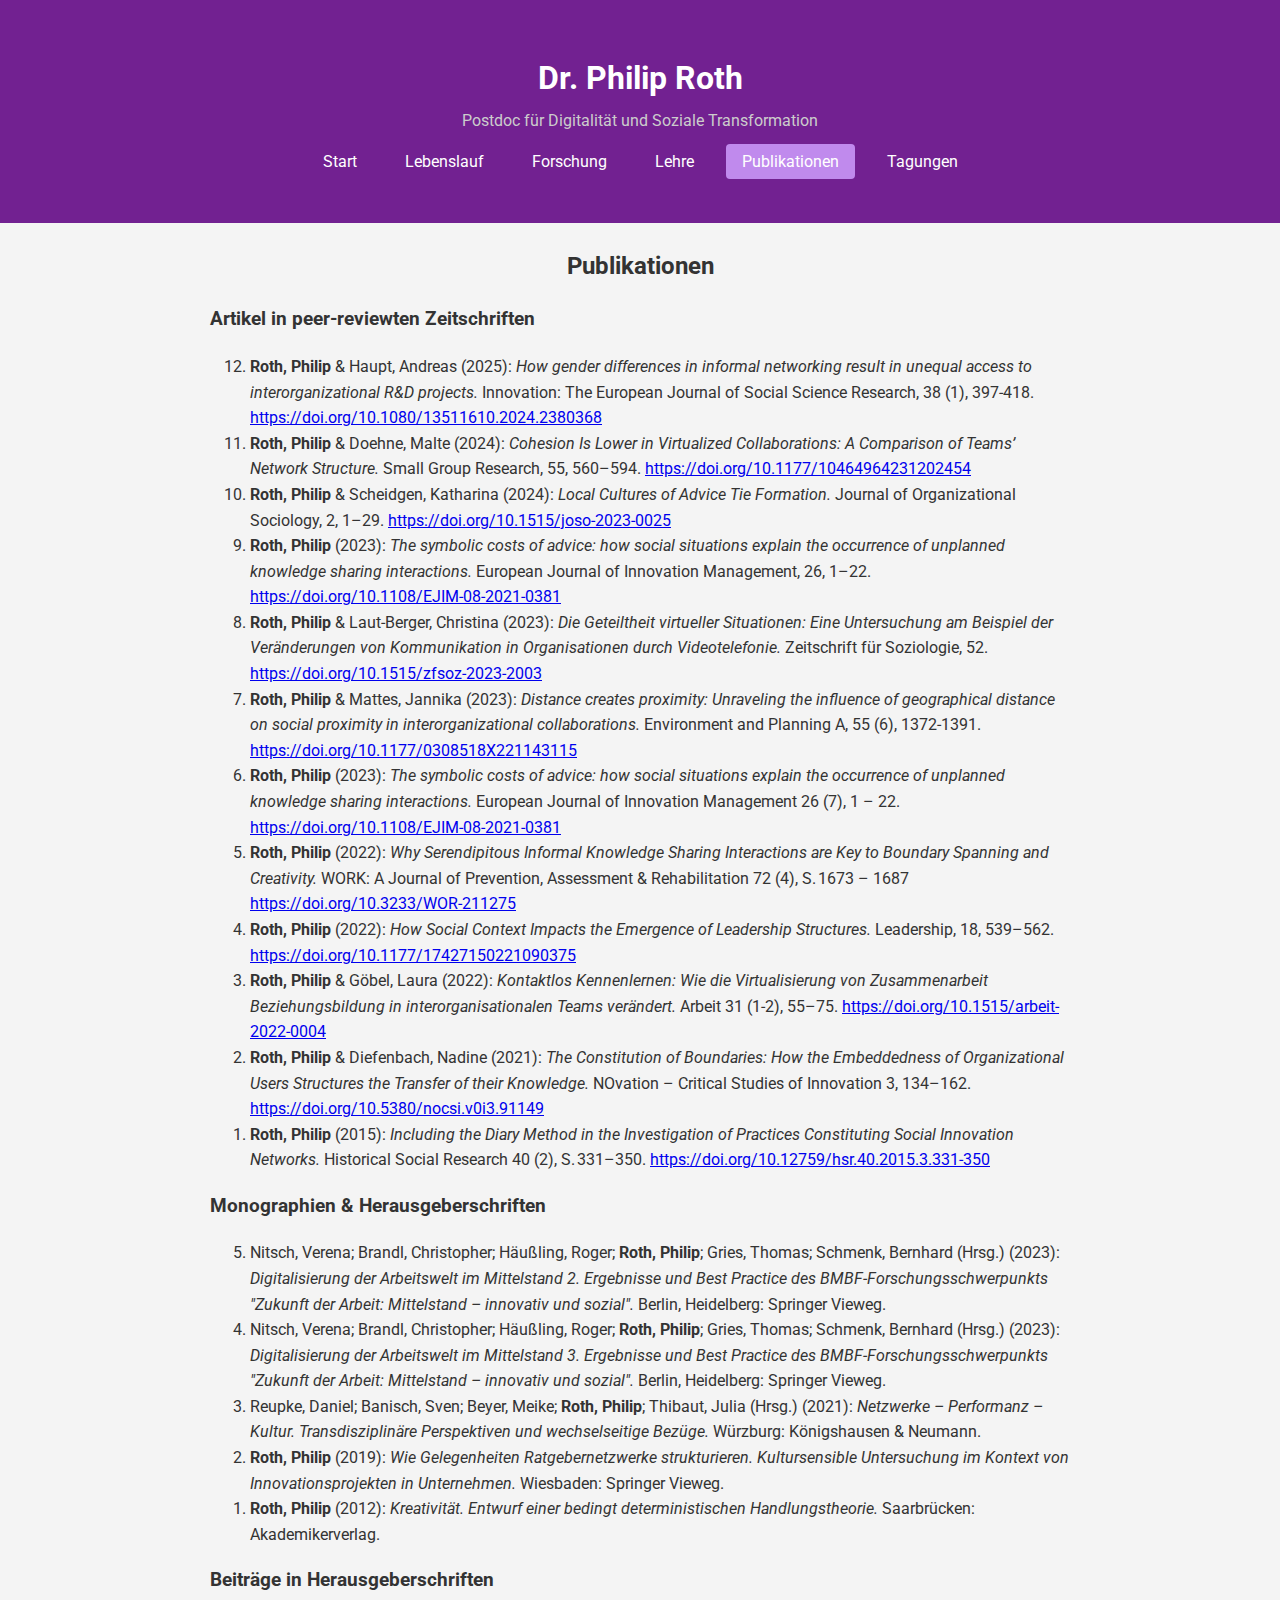
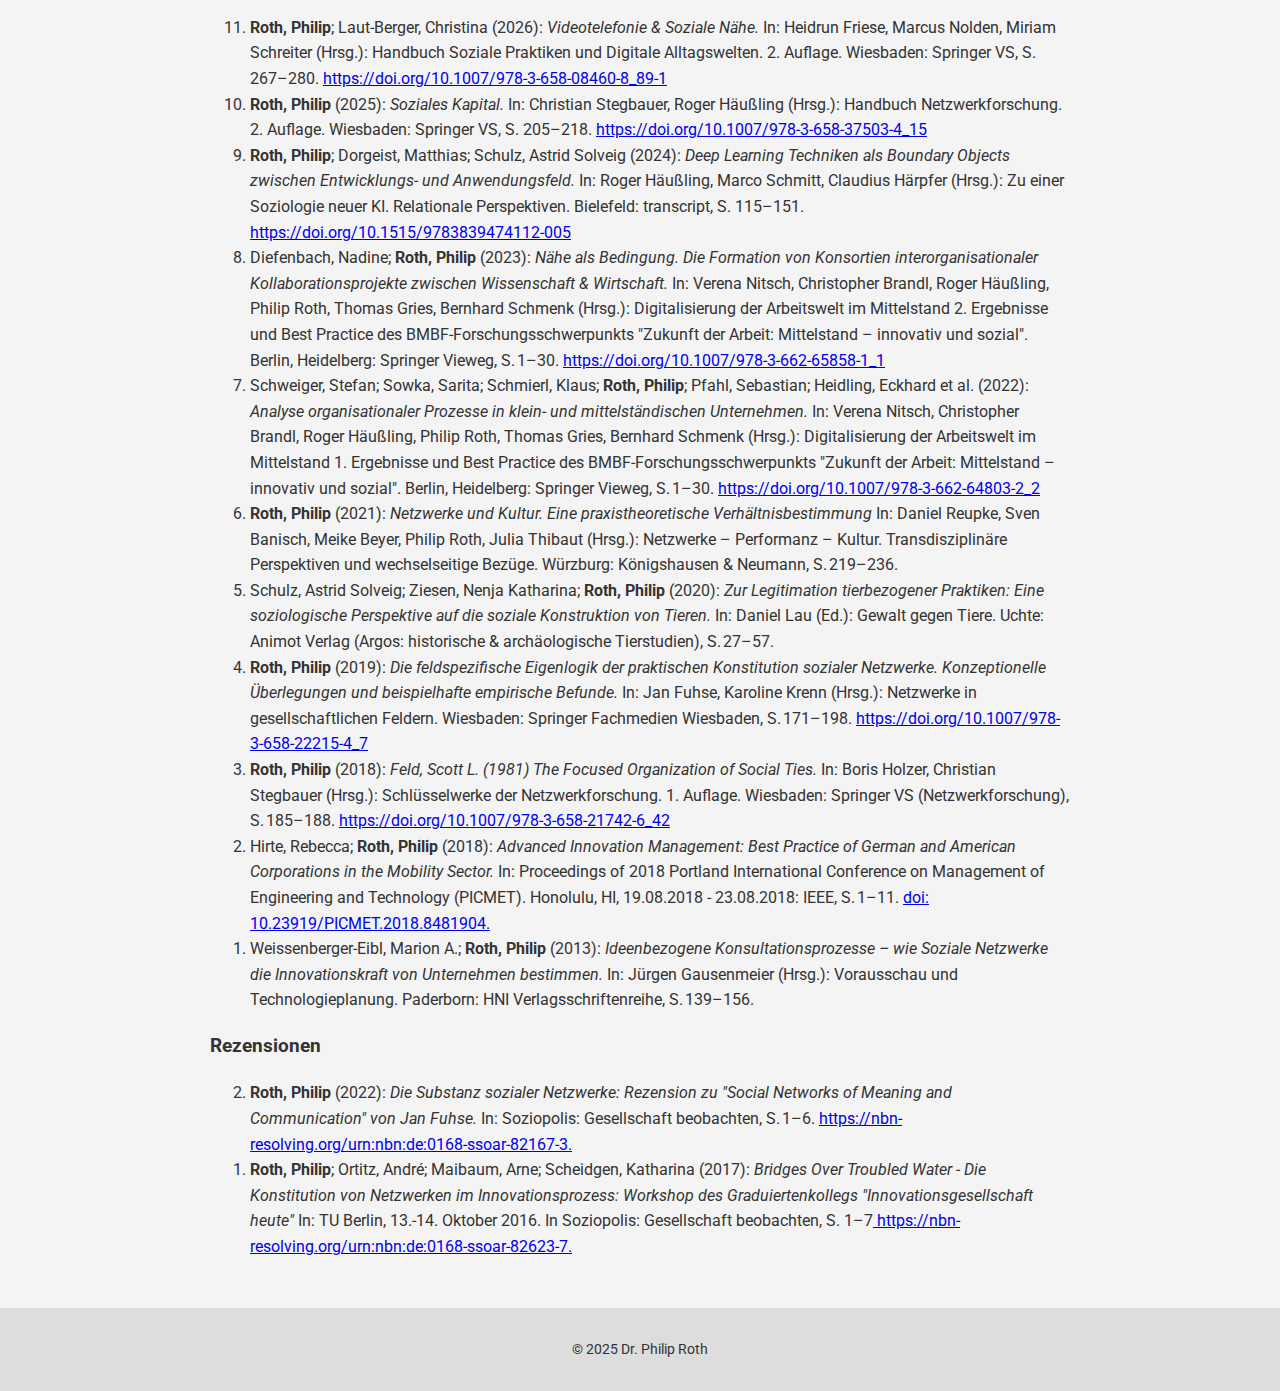
<file: publikationen.html>
<!DOCTYPE html>
<html lang="de">
<head>
  <meta charset="UTF-8" />
  <meta name="viewport" content="width=device-width, initial-scale=1.0"/>
  <title>Publikationen – Dr. Philip Roth</title>
  <link rel="stylesheet" href="style.css" />
  <link href="https://fonts.googleapis.com/css2?family=Roboto:wght@400;700&display=swap" rel="stylesheet">
</head>
<body>
  <header>
    <div class="container">
      <h1>Dr. Philip Roth</h1>
      <p>Postdoc für Digitalität und Soziale Transformation</p>
      <nav>
        <ul>
          <li><a href="index.html">Start</a></li>
          <li><a href="lebenslauf.html">Lebenslauf</a></li>
          <li><a href="forschung.html">Forschung</a></li>
          <li><a href="lehre.html">Lehre</a></li>
          <li><a href="publikationen.html" class="active">Publikationen</a></li>
          <li><a href="tagungen.html">Tagungen</a></li>
       </ul>
      </nav>
    </div>
  </header>

  <main class="container">
    <section>
      <h2>Publikationen</h2>

     <h3>Artikel in peer-reviewten Zeitschriften</h3> 
    <ol reversed> 
      <li><strong>Roth, Philip</strong> & Haupt, Andreas (2025): <em>How gender differences in informal networking result in unequal access to interorganizational R&D projects.</em> Innovation: The European Journal of Social Science Research, 38 (1), 397-418. <a href="https://doi.org/10.1080/13511610.2024.2380368" target="_blank">https://doi.org/10.1080/13511610.2024.2380368</a></li>
      <li><strong>Roth, Philip</strong> & Doehne, Malte (2024): <em>Cohesion Is Lower in Virtualized Collaborations: A Comparison of Teams’ Network Structure.</em> Small Group Research, 55, 560–594. <a href="https://doi.org/10.1177/10464964231202454" target="_blank">https://doi.org/10.1177/10464964231202454</a></li>
      <li><strong>Roth, Philip</strong> & Scheidgen, Katharina (2024): <em>Local Cultures of Advice Tie Formation.</em> Journal of Organizational Sociology, 2, 1–29. <a href="https://doi.org/10.1515/joso-2023-0025" target="_blank">https://doi.org/10.1515/joso-2023-0025</a></li>
      <li><strong>Roth, Philip</strong> (2023): <em>The symbolic costs of advice: how social situations explain the occurrence of unplanned knowledge sharing interactions.</em> European Journal of Innovation Management, 26, 1–22. <a href="https://doi.org/10.1108/EJIM-08-2021-0381" target="_blank">https://doi.org/10.1108/EJIM-08-2021-0381</a></li>
      <li><strong>Roth, Philip</strong> & Laut-Berger, Christina (2023): <em>Die Geteiltheit virtueller Situationen: Eine Untersuchung am Beispiel der Veränderungen von Kommunikation in Organisationen durch Videotelefonie.</em> Zeitschrift für Soziologie, 52. <a href="https://doi.org/10.1515/zfsoz-2023-2003" target="_blank">https://doi.org/10.1515/zfsoz-2023-2003</a></li>
      <li><strong>Roth, Philip</strong> & Mattes, Jannika (2023): <em>Distance creates proximity: Unraveling the influence of geographical distance on social proximity in interorganizational collaborations.</em> Environment and Planning A, 55 (6), 1372-1391. <a href="https://doi.org/10.1177/0308518X221143115" target="_blank">https://doi.org/10.1177/0308518X221143115</a></li>
      <li><strong>Roth, Philip</strong> (2023): <em>The symbolic costs of advice: how social situations explain the occurrence of unplanned knowledge sharing interactions. </em> European Journal of Innovation Management 26 (7), 1 – 22. <a href="https://doi.org/10.1108/EJIM-08-2021-0381" target="_blank">https://doi.org/10.1108/EJIM-08-2021-0381</a></li>
      <li><strong>Roth, Philip</strong> (2022): <em>Why Serendipitous Informal Knowledge Sharing Interactions are Key to Boundary Spanning and Creativity.</em> WORK: A Journal of Prevention, Assessment & Rehabilitation 72 (4), S. 1673 – 1687 <a href="https://doi.org/10.3233/WOR-211275" target="_blank">https://doi.org/10.3233/WOR-211275</a></li>
      <li><strong>Roth, Philip</strong> (2022): <em>How Social Context Impacts the Emergence of Leadership Structures.</em> Leadership, 18, 539–562. <a href="https://doi.org/10.1177/17427150221090375" target="_blank">https://doi.org/10.1177/17427150221090375</a></li>
      <li><strong>Roth, Philip</strong> & Göbel, Laura (2022): <em>Kontaktlos Kennenlernen: Wie die Virtualisierung von Zusammenarbeit Beziehungsbildung in interorganisationalen Teams verändert.</em> Arbeit 31 (1-2), 55–75. <a href="https://doi.org/10.1515/arbeit-2022-0004" target="_blank">https://doi.org/10.1515/arbeit-2022-0004</a></li>
      <li><strong>Roth, Philip</strong> & Diefenbach, Nadine (2021): <em>The Constitution of Boundaries: How the Embeddedness of Organizational Users Structures the Transfer of their Knowledge.</em> NOvation – Critical Studies of Innovation 3, 134–162. <a href="https://doi.org/10.5380/nocsi.v0i3.91149" target="_blank">https://doi.org/10.5380/nocsi.v0i3.91149</a></li>
      <li><strong>Roth, Philip</strong> (2015): <em>Including the Diary Method in the Investigation of Practices Constituting Social Innovation Networks.</em> Historical Social Research 40 (2), S. 331–350. <a href="https://doi.org/10.12759/hsr.40.2015.3.331-350" target="_blank">https://doi.org/10.12759/hsr.40.2015.3.331-350</a></li>
    </ol>

      
      <h3>Monographien & Herausgeberschriften</h3> 
      <ol reversed>  
        <li>Nitsch, Verena; Brandl, Christopher; Häußling, Roger; <strong>Roth, Philip</strong>; Gries, Thomas; Schmenk, Bernhard (Hrsg.) (2023): <em>Digitalisierung der Arbeitswelt im Mittelstand 2. Ergebnisse und Best Practice des BMBF-Forschungsschwerpunkts "Zukunft der Arbeit: Mittelstand – innovativ und sozial".</em> Berlin, Heidelberg: Springer Vieweg.</li> 
        <li>Nitsch, Verena; Brandl, Christopher; Häußling, Roger; <strong>Roth, Philip</strong>; Gries, Thomas; Schmenk, Bernhard (Hrsg.) (2023): <em>Digitalisierung der Arbeitswelt im Mittelstand 3. Ergebnisse und Best Practice des BMBF-Forschungsschwerpunkts "Zukunft der Arbeit: Mittelstand – innovativ und sozial".</em> Berlin, Heidelberg: Springer Vieweg.</li> 
        <li>Reupke, Daniel; Banisch, Sven; Beyer, Meike; <strong>Roth, Philip</strong>; Thibaut, Julia (Hrsg.) (2021): <em>Netzwerke – Performanz – Kultur. Transdisziplinäre Perspektiven und wechselseitige Bezüge.</em> Würzburg: Königshausen & Neumann.</li> 
        <li><strong>Roth, Philip</strong> (2019): <em>Wie Gelegenheiten Ratgebernetzwerke strukturieren. Kultursensible Untersuchung im Kontext von Innovationsprojekten in Unternehmen.</em> Wiesbaden: Springer Vieweg.</li> 
        <li><strong>Roth, Philip</strong> (2012): <em>Kreativität. Entwurf einer bedingt deterministischen Handlungstheorie.</em> Saarbrücken: Akademikerverlag.</li> 
      </ol> 
 
      <h3>Beiträge in Herausgeberschriften</h3> 
      <ol reversed>  
        <li><strong>Roth, Philip</strong>; Laut-Berger, Christina (2026): <em>Videotelefonie & Soziale Nähe.</em> In: Heidrun Friese, Marcus Nolden, Miriam Schreiter (Hrsg.): Handbuch Soziale Praktiken und Digitale Alltagswelten. 2. Auflage. Wiesbaden: Springer VS, S. 267–280. <a href="https://doi.org/10.1007/978-3-658-08460-8_89-1 " target="_blank">https://doi.org/10.1007/978-3-658-08460-8_89-1 </a></li>
        <li><strong>Roth, Philip</strong> (2025): <em>Soziales Kapital.</em> In: Christian Stegbauer, Roger Häußling (Hrsg.): Handbuch Netzwerkforschung. 2. Auflage. Wiesbaden: Springer VS, S. 205–218. <a href="https://doi.org/10.1007/978-3-658-37503-4_15 " target="_blank">https://doi.org/10.1007/978-3-658-37503-4_15 </a></li>
        <li><strong>Roth, Philip</strong>; Dorgeist, Matthias; Schulz, Astrid Solveig (2024): <em>Deep Learning Techniken als Boundary Objects zwischen Entwicklungs- und Anwendungsfeld.</em> In: Roger Häußling, Marco Schmitt, Claudius Härpfer (Hrsg.): Zu einer Soziologie neuer KI. Relationale Perspektiven. Bielefeld: transcript, S. 115–151. <a href="https://doi.org/10.1515/9783839474112-005 " target="_blank">https://doi.org/10.1515/9783839474112-005 </a></li>                                                                                                    
        <li>Diefenbach, Nadine; <strong>Roth, Philip</strong> (2023): <em>Nähe als Bedingung. Die Formation von Konsortien interorganisationaler Kollaborationsprojekte zwischen Wissenschaft & Wirtschaft.</em> In: Verena Nitsch, Christopher Brandl, Roger Häußling, Philip Roth, Thomas Gries, Bernhard Schmenk (Hrsg.): Digitalisierung der Arbeitswelt im Mittelstand 2. Ergebnisse und Best Practice des BMBF-Forschungsschwerpunkts "Zukunft der Arbeit: Mittelstand – innovativ und sozial". Berlin, Heidelberg: Springer Vieweg, S. 1–30. <a href="https://doi.org/10.1007/978-3-662-65858-1_1" target="_blank">https://doi.org/10.1007/978-3-662-65858-1_1</a></li>                                                   
        <li>Schweiger, Stefan; Sowka, Sarita; Schmierl, Klaus; <strong>Roth, Philip</strong>; Pfahl, Sebastian; Heidling, Eckhard et al. (2022): <em>Analyse organisationaler Prozesse in klein- und mittelständischen Unternehmen. </em> In: Verena Nitsch, Christopher Brandl, Roger Häußling, Philip Roth, Thomas Gries, Bernhard Schmenk (Hrsg.): Digitalisierung der Arbeitswelt im Mittelstand 1. Ergebnisse und Best Practice des BMBF-Forschungsschwerpunkts "Zukunft der Arbeit: Mittelstand – innovativ und sozial". Berlin, Heidelberg: Springer Vieweg, S. 1–30. <a href="https://doi.org/10.1007/978-3-662-64803-2_2" target="_blank">https://doi.org/10.1007/978-3-662-64803-2_2</a></li>                                                   
        <li><strong>Roth, Philip</strong> (2021): <em>Netzwerke und Kultur. Eine praxistheoretische Verhältnisbestimmung</em> In: Daniel Reupke, Sven Banisch, Meike Beyer, Philip Roth, Julia Thibaut (Hrsg.): Netzwerke – Performanz – Kultur. Transdisziplinäre Perspektiven und wechselseitige Bezüge. Würzburg: Königshausen & Neumann, S. 219–236. </li>                                                 
        <li>Schulz, Astrid Solveig; Ziesen, Nenja Katharina; <strong>Roth, Philip</strong> (2020):  <em>Zur Legitimation tierbezogener Praktiken: Eine soziologische Perspektive auf die soziale Konstruktion von Tieren.</em> In: Daniel Lau (Ed.): Gewalt gegen Tiere. Uchte: Animot Verlag (Argos: historische & archäologische Tierstudien), S. 27–57. </li>                                                   
        <li><strong>Roth, Philip</strong> (2019): <em>Die feldspezifische Eigenlogik der praktischen Konstitution sozialer Netzwerke. Konzeptionelle Überlegungen und beispielhafte empirische Befunde.</em> In: Jan Fuhse, Karoline Krenn (Hrsg.): Netzwerke in gesellschaftlichen Feldern. Wiesbaden: Springer Fachmedien Wiesbaden, S. 171–198. <a href="https://doi.org/10.1007/978-3-658-22215-4_7" target="_blank">https://doi.org/10.1007/978-3-658-22215-4_7</a></li>                                                   
        <li><strong>Roth, Philip</strong> (2018): <em>Feld, Scott L. (1981) The Focused Organization of Social Ties.</em> In: Boris Holzer, Christian Stegbauer (Hrsg.): Schlüsselwerke der Netzwerkforschung. 1. Auflage. Wiesbaden: Springer VS (Netzwerkforschung), S. 185–188. <a href="https://doi.org/10.1007/978-3-658-21742-6_42 " target="_blank">https://doi.org/10.1007/978-3-658-21742-6_42 </a></li>                                                   
        <li>Hirte, Rebecca; <strong>Roth, Philip</strong> (2018): <em>Advanced Innovation Management: Best Practice of German and American Corporations in the Mobility Sector.</em> In: Proceedings of 2018 Portland International Conference on Management of Engineering and Technology (PICMET). Honolulu, HI, 19.08.2018 - 23.08.2018: IEEE, S. 1–11. <a href="https://doi: 10.23919/PICMET.2018.8481904. " target="_blank">doi: 10.23919/PICMET.2018.8481904. </a></li>                                                   
        <li>Weissenberger-Eibl, Marion A.; <strong>Roth, Philip</strong> (2013): <em>Ideenbezogene Konsultationsprozesse – wie Soziale Netzwerke die Innovationskraft von Unternehmen bestimmen.</em> In: Jürgen Gausenmeier (Hrsg.): Vorausschau und Technologieplanung. Paderborn: HNI Verlagsschriftenreihe, S. 139–156. </li>                                                   
      </ol>

      <h3>Rezensionen</h3>
      <ol reversed> 
        <li><strong>Roth, Philip</strong> (2022): <em>Die Substanz sozialer Netzwerke: Rezension zu "Social Networks of Meaning and Communication" von Jan Fuhse.</em> In: Soziopolis: Gesellschaft beobachten, S. 1–6. <a href="https://nbn-resolving.org/urn:nbn:de:0168-ssoar-82167-3." target="_blank">https://nbn-resolving.org/urn:nbn:de:0168-ssoar-82167-3.</a></li>
        <li><strong>Roth, Philip</strong>; Ortitz, André; Maibaum, Arne; Scheidgen, Katharina (2017): <em>Bridges Over Troubled Water - Die Konstitution von Netzwerken im Innovationsprozess: Workshop des Graduiertenkollegs "Innovationsgesellschaft heute"</em> In: TU Berlin, 13.-14. Oktober 2016. In Soziopolis: Gesellschaft beobachten, S. 1–7<a href=" https://nbn-resolving.org/urn:nbn:de:0168-ssoar-82623-7." target="_blank"> https://nbn-resolving.org/urn:nbn:de:0168-ssoar-82623-7. </a></li>
      </ol>
    </section>
  </main>

  <footer>
    <div class="container">
      <p>© 2025 Dr. Philip Roth</p>
    </div>
  </footer>
</body>
</html>
</file>
<file: style.css>
:root {
  --background: #f4f4f4;
  --primary: #722191;
  --accent: #c08aed;
  --text: #333;
  --light: #ffffff;
}

* {
  box-sizing: border-box;
}

body {
  margin: 0;
  font-family: 'Roboto', sans-serif;
  background-color: var(--background);
  color: var(--text);
  line-height: 1.6;
}

.container {
  max-width: 900px;
  margin: 0 auto;
  padding: 0 20px;
}

header {
  background: var(--primary);
  color: var(--light);
  padding: 2rem 0;
  text-align: center;
}

header h1 {
  margin-bottom: 0.2rem;
  font-size: 2rem;
}

header p {
  margin-top: 0;
  font-size: 1rem;
  color: #ccc;
}

nav ul {
  display: flex;
  justify-content: center;
  flex-wrap: wrap;
  list-style: none;
  padding: 0;
  margin-top: 1rem;
  gap: 1rem;
}

nav a {
  color: var(--light);
  text-decoration: none;
  padding: 0.5rem 1rem;
  border-radius: 4px;
  transition: background 0.3s;
}

nav a:hover,
nav a.active {
  background-color: var(--accent);
}

main h2 {
  margin-top: 1.5rem;
  text-align: center;
}

footer {
  background: #ddd;
  text-align: center;
  padding: 1rem;
  margin-top: 3rem;
  font-size: 0.9rem;
}

/* Layouts und Bildblöcke */

.cv-layout {
  display: flex;
  gap: 40px;
  align-items: flex-start;
  margin: 60px 0;
  flex-wrap: wrap;
}

.cv-photo img {
  width: 360px;
  height: auto;
  border-radius: 8px;
  box-shadow: 0 6px 15px rgba(0, 0, 0, 0.1);
}

.cv-text {
  flex: 1;
  min-width: 250px;
}

.image-divider {
  width: 100%;
  max-height: 300px;
  object-fit: cover;
  margin: 40px 0;
  border-radius: 8px;
}

.image-round {
  text-align: center;
  margin: 50px 0;
}

.image-round img {
  width: 300px;
  height: 300px;
  border-radius: 50%;
  object-fit: cover;
  box-shadow: 0 6px 15px rgba(0, 0, 0, 0.1);
}

.image-left {
  display: flex;
  align-items: center;
  gap: 20px;
  margin: 40px 0;
}

.image-left img {
  width: 250px;
  height: auto;
  border-radius: 12px;
  box-shadow: 0 4px 10px rgba(0, 0, 0, 0.15);
}

/* Lebenslauf-spezifisch */

.lebenslauf-wrapper {
  display: flex;
  flex-wrap: wrap;
  justify-content: space-between;
  align-items: flex-start;
  gap: 30px;
  margin-top: 40px;
}

.lebenslauf-header {
  display: flex;
  justify-content: space-between;
  align-items: flex-start;
  margin-bottom: 20px;
}

.lebenslauf-titel {
  flex: 1;
}

.lebenslauf-bild img {
  width: 150px;
  height: auto;
  border-radius: 16px;
  box-shadow: 0 8px 20px rgba(0, 0, 0, 0.1);
}

/* Profil-Bereich */

.profil-wrapper {
  background-color: #e0e0e0;
  width: 100%;
  padding: 40px 20px;
}

.profil-inner {
  max-width: 960px;
  margin: 0 auto;
  display: flex;
  justify-content: center;
  align-items: center;
  flex-wrap: wrap;
  gap: 30px;
  text-align: left;
}

.profil-bild img {
  width: 150px;
  max-width: 50%;
  height: auto;
  border-radius: 12px;
  box-shadow: 0 6px 15px rgba(0, 0, 0, 0.1);
}

.profil-text {
  max-width: 500px;
}

/* Mobil-Ansicht */

@media (max-width: 700px) {
  .profil-inner,
  .profil-block {
    flex-direction: column;
    text-align: center;
    align-items: center;
  }

  .profil-text {
    max-width: 100%;
    text-align: center;
  }

  .profil-bild img {
    width: 120px;
    margin-right: 0;
    margin-bottom: 15px;
  }
}

.forschung-wrapper {
  display: flex;
  flex-wrap: wrap;
  gap: 30px;
  align-items: flex-start;
  justify-content: space-between;
  margin-top: 40px;
}

.konferenz-bild-wrapper {
  text-align: center;
  margin: 30px 0;
}

.konferenz-bild {
  width: 100%;
  max-width: 500px;
  height: auto;
  border-radius: 12px;
  box-shadow: 0 4px 12px rgba(0, 0, 0, 0.1);
}
.textblock-image {
  display: block;
  max-width: 100%;
  height: auto;
  margin: 2rem auto;
  border-radius: 8px;
  box-shadow: 0 6px 15px rgba(0, 0, 0, 0.1);
}
</file>
